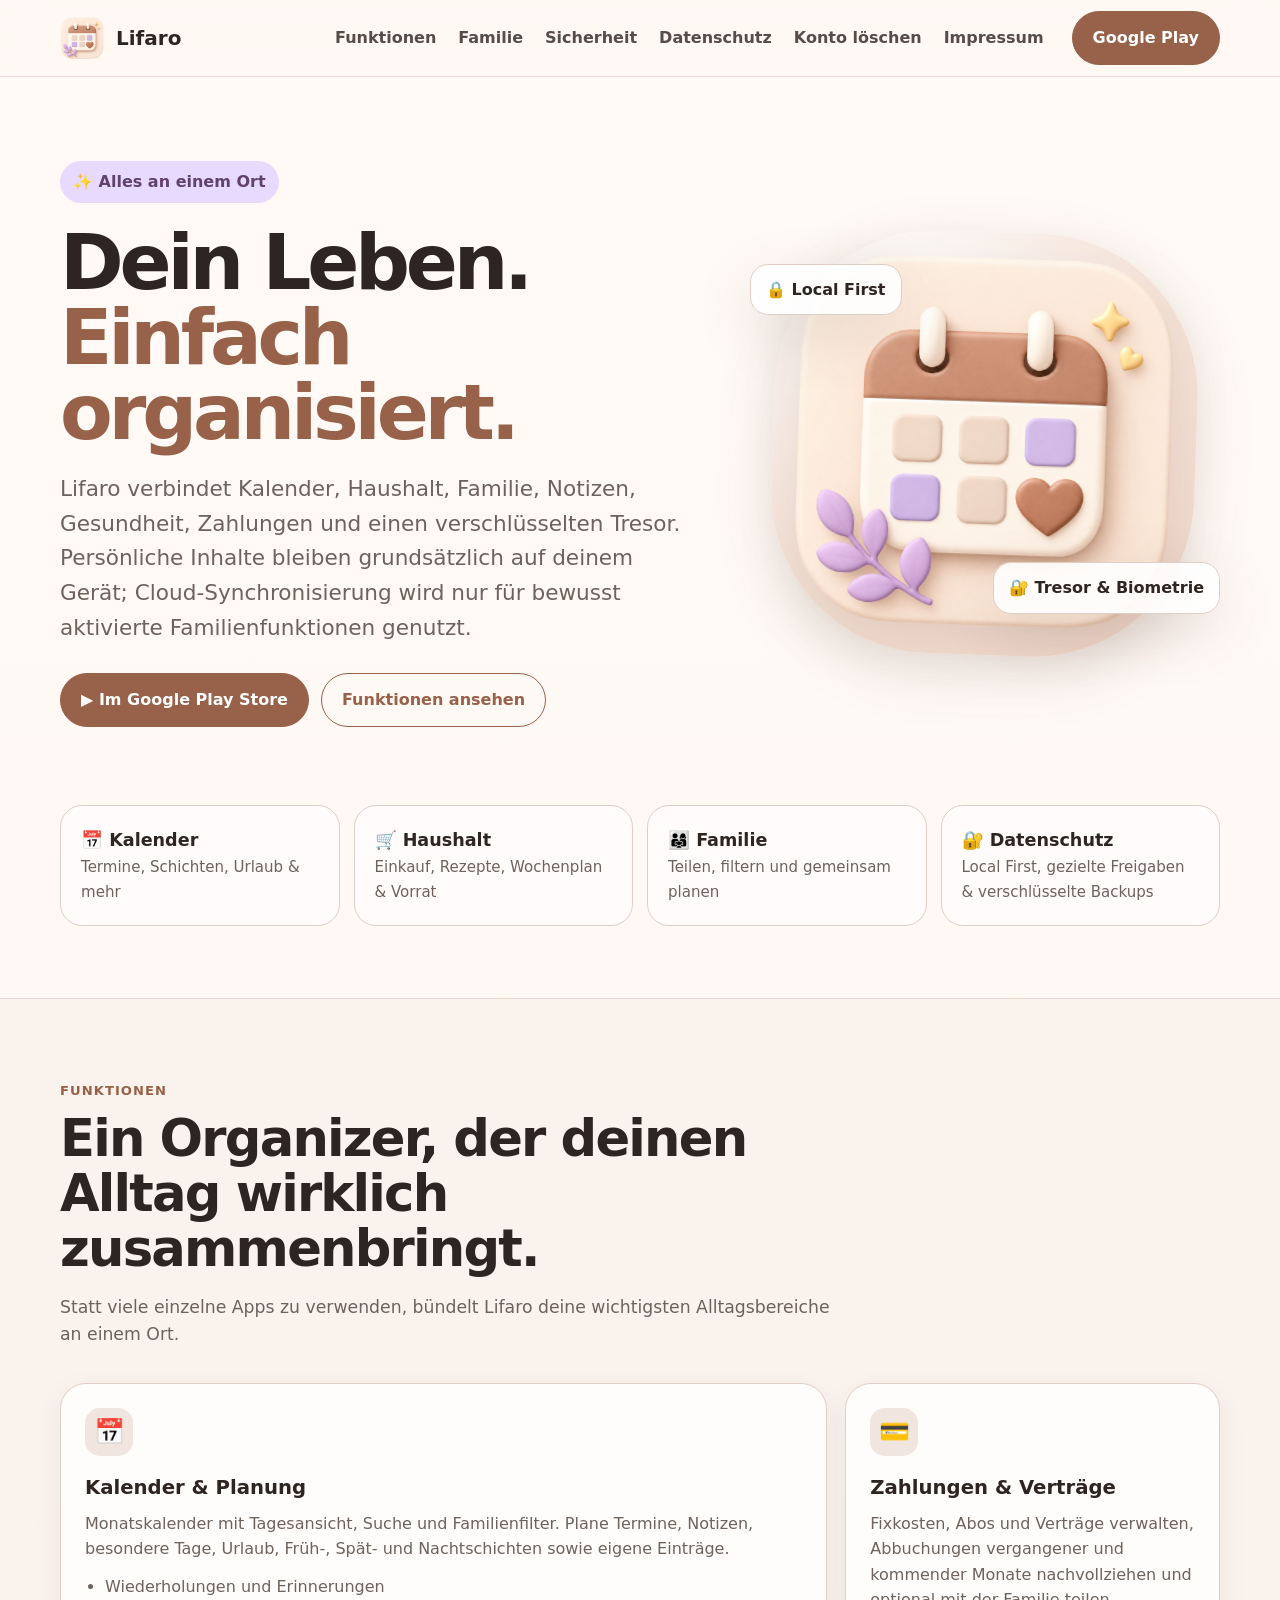
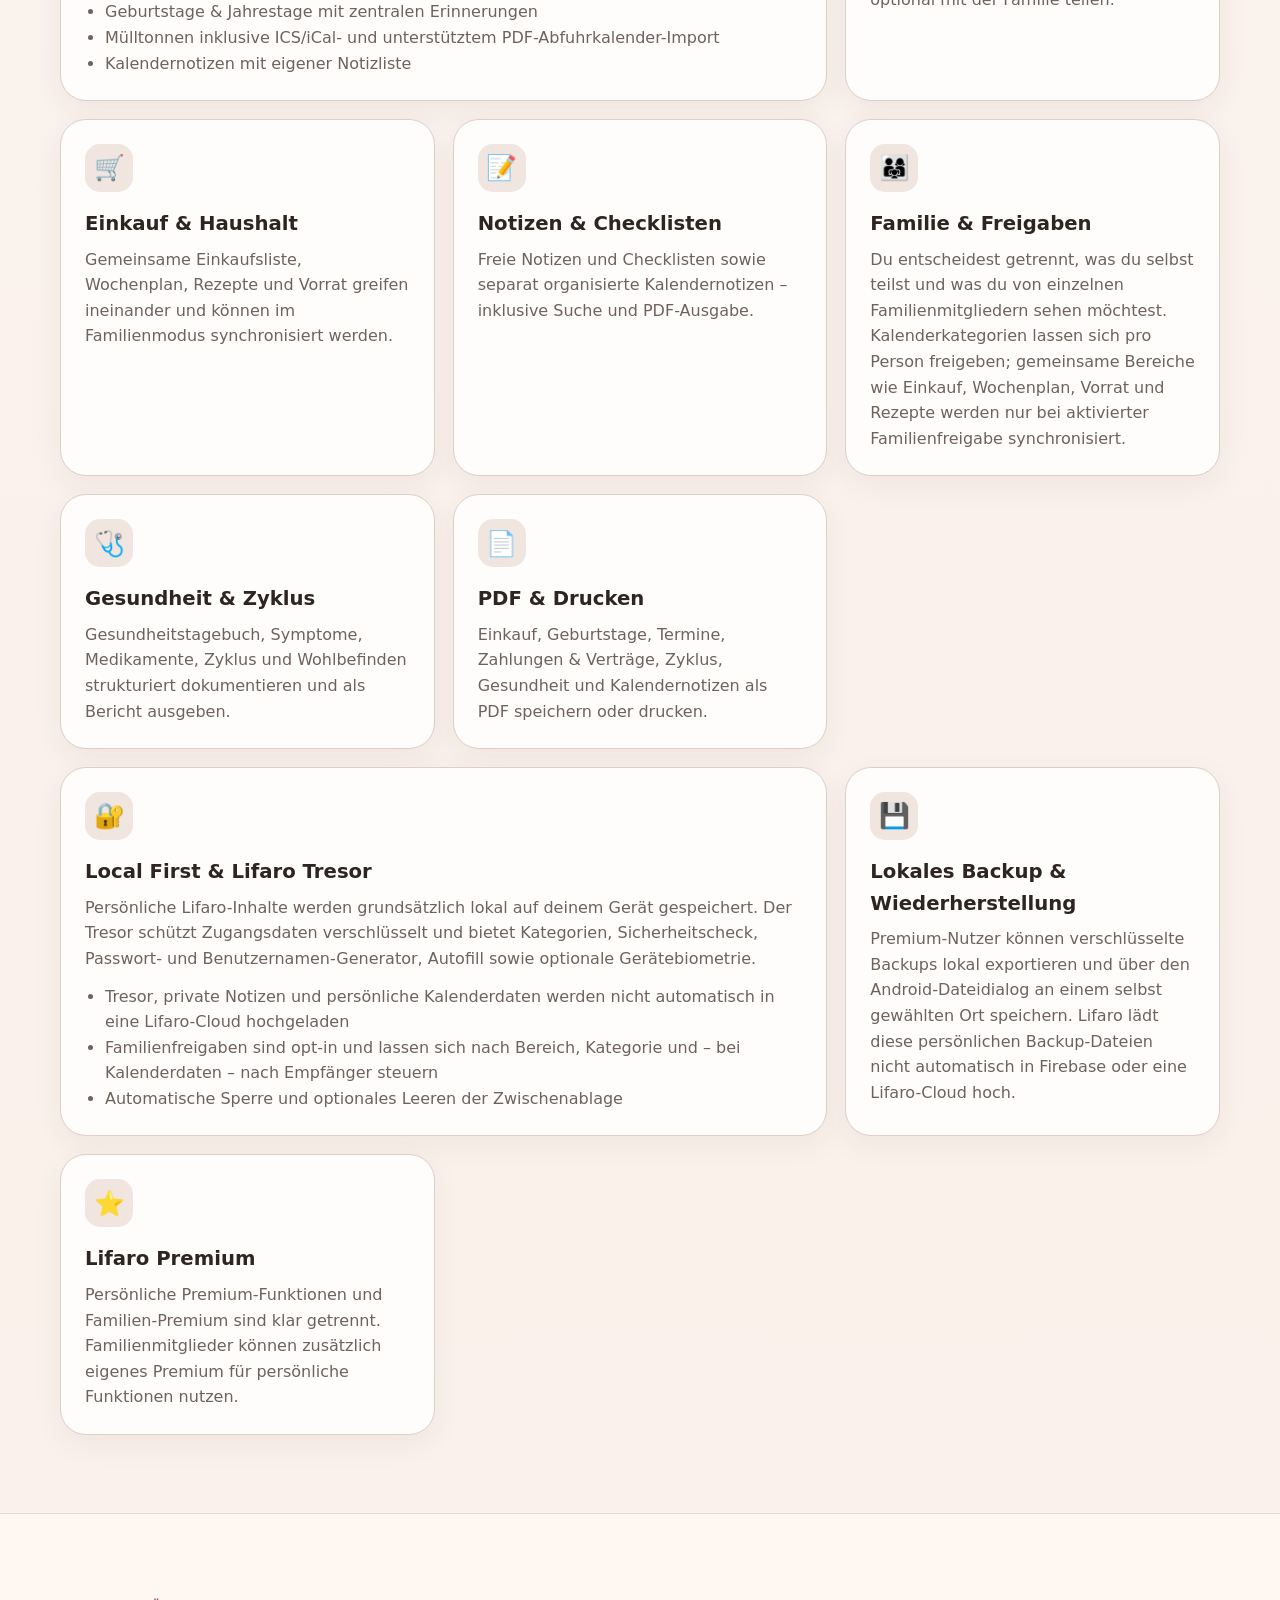
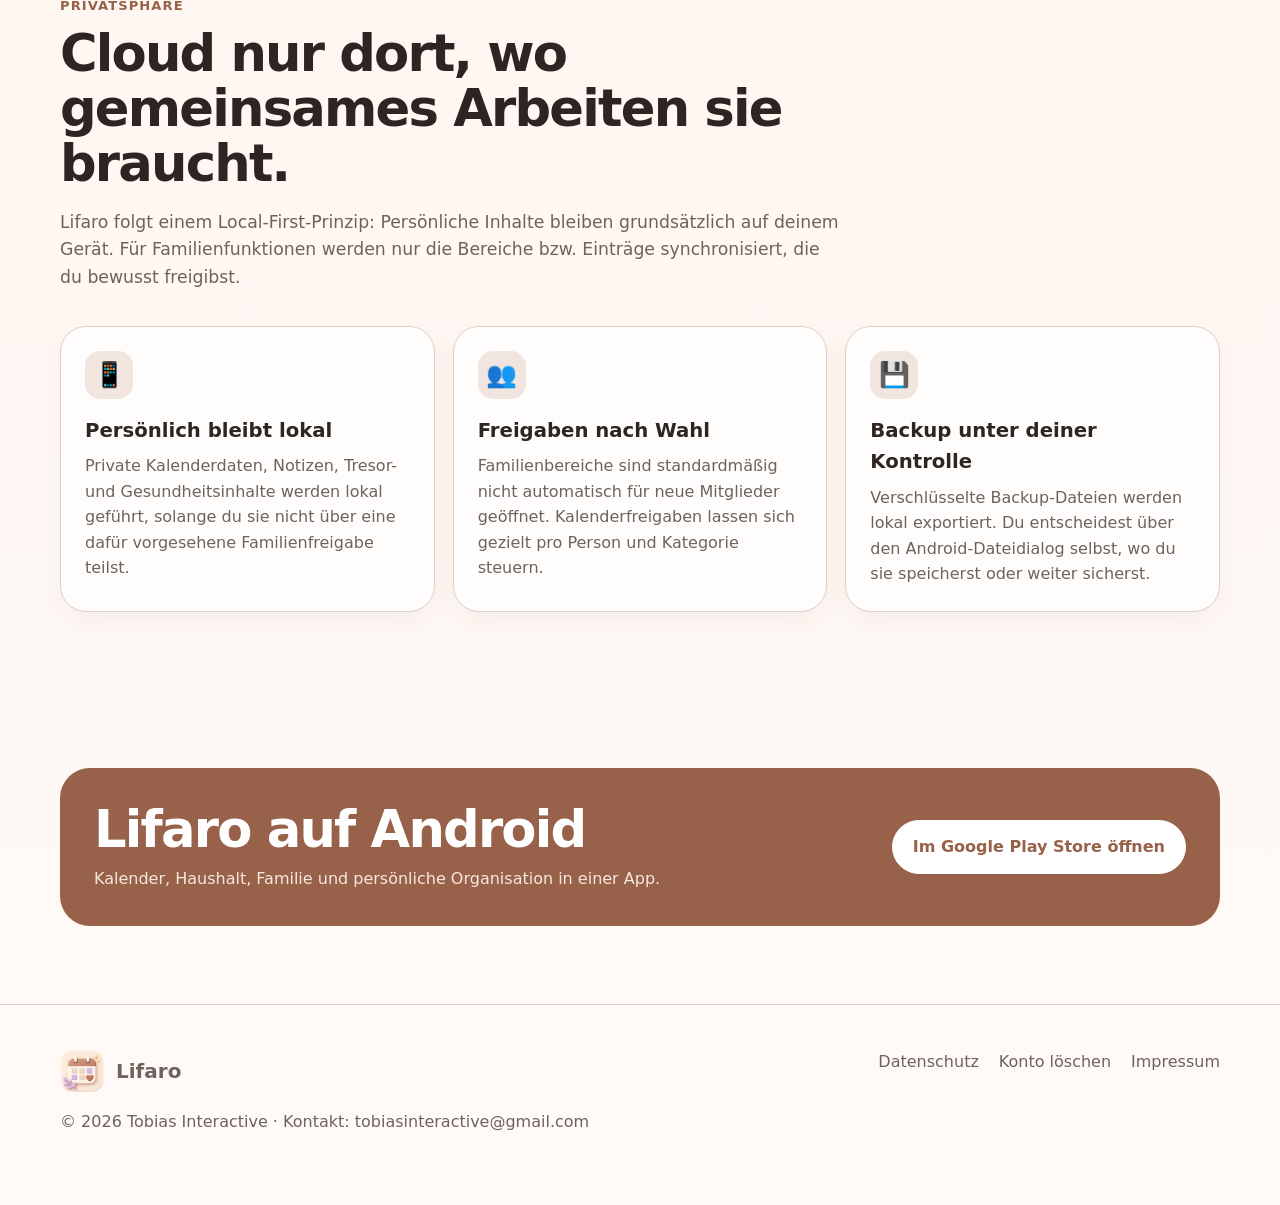
<file: index.html>
<!doctype html><html lang="de"><head><meta charset="utf-8"><meta name="viewport" content="width=device-width,initial-scale=1"><title>Lifaro – Kalender, Familie, Haushalt, Gesundheit & Tresor</title><meta name="description" content="Lifaro verbindet Kalender, Termine, Schichten, Einkauf, Rezepte, Familie, Notizen, Gesundheit, Zahlungen, PDFs und einen sicheren Tresor in einer App."><link rel="canonical" href="https://lifaro.app/"><meta name="theme-color" content="#986149"><link rel="icon" href="favicon.ico"><link rel="icon" type="image/png" sizes="32x32" href="assets/favicon-32.png"><link rel="apple-touch-icon" href="assets/apple-touch-icon.png"><link rel="manifest" href="site.webmanifest"><link rel="stylesheet" href="styles.css"><meta property="og:title" content="Lifaro – Dein Leben. Einfach organisiert."><meta property="og:description" content="Kalender, Familie, Haushalt, Gesundheit, Zahlungen, Notizen und Tresor – mit Local-First-Prinzip und gezielten Freigaben."><meta property="og:image" content="https://lifaro.app/assets/icon-512.png"><meta property="og:type" content="website"></head><body>
<header class="site-header"><div class="wrap nav"><a class="brand" href="index.html"><img src="assets/app-icon.png" alt="Lifaro App Icon">Lifaro</a><nav class="links"><a href="#funktionen">Funktionen</a><a href="#familie">Familie</a><a href="#sicherheit">Sicherheit</a><a href="datenschutz.html">Datenschutz</a><a href="konto-loeschen.html">Konto löschen</a><a href="impressum.html">Impressum</a></nav><a class="nav-cta" href="https://play.google.com/store/apps/details?id=com.tobias.lebenskalender">Google Play</a><button class="menu-btn" aria-label="Menü öffnen">☰</button></div></header>
<main><section class="hero"><div class="wrap hero-grid"><div><span class="eyebrow">✨ Alles an einem Ort</span><h1>Dein Leben.<br><span>Einfach organisiert.</span></h1><p class="lead">Lifaro verbindet Kalender, Haushalt, Familie, Notizen, Gesundheit, Zahlungen und einen verschlüsselten Tresor. Persönliche Inhalte bleiben grundsätzlich auf deinem Gerät; Cloud-Synchronisierung wird nur für bewusst aktivierte Familienfunktionen genutzt.</p><div class="actions"><a class="button primary" href="https://play.google.com/store/apps/details?id=com.tobias.lebenskalender">▶ Im Google Play Store</a><a class="button secondary" href="#funktionen">Funktionen ansehen</a></div></div><div class="hero-card"><div class="icon-shell"><img src="assets/app-icon.png" alt="Lifaro Kalender App Icon"></div><div class="float-chip chip-a">🔒 Local First</div><div class="float-chip chip-b">🔐 Tresor & Biometrie</div></div></div></section>
<section class="trust"><div class="wrap trust-grid"><div class="trust-card"><b>📅 Kalender</b><span>Termine, Schichten, Urlaub & mehr</span></div><div class="trust-card"><b>🛒 Haushalt</b><span>Einkauf, Rezepte, Wochenplan & Vorrat</span></div><div class="trust-card"><b>👨‍👩‍👧 Familie</b><span>Teilen, filtern und gemeinsam planen</span></div><div class="trust-card"><b>🔐 Datenschutz</b><span>Local First, gezielte Freigaben & verschlüsselte Backups</span></div></div></section>
<section class="section alt" id="funktionen"><div class="wrap"><div class="section-head"><span class="kicker">Funktionen</span><h2>Ein Organizer, der deinen Alltag wirklich zusammenbringt.</h2><p>Statt viele einzelne Apps zu verwenden, bündelt Lifaro deine wichtigsten Alltagsbereiche an einem Ort.</p></div><div class="feature-grid">
<article class="feature wide"><div class="ico">📅</div><h3>Kalender & Planung</h3><p>Monatskalender mit Tagesansicht, Suche und Familienfilter. Plane Termine, Notizen, besondere Tage, Urlaub, Früh-, Spät- und Nachtschichten sowie eigene Einträge.</p><ul><li>Wiederholungen und Erinnerungen</li><li>Geburtstage & Jahrestage mit zentralen Erinnerungen</li><li>Mülltonnen inklusive ICS/iCal- und unterstütztem PDF-Abfuhrkalender-Import</li><li>Kalendernotizen mit eigener Notizliste</li></ul></article>
<article class="feature"><div class="ico">💳</div><h3>Zahlungen & Verträge</h3><p>Fixkosten, Abos und Verträge verwalten, Abbuchungen vergangener und kommender Monate nachvollziehen und optional mit der Familie teilen.</p></article>
<article class="feature"><div class="ico">🛒</div><h3>Einkauf & Haushalt</h3><p>Gemeinsame Einkaufsliste, Wochenplan, Rezepte und Vorrat greifen ineinander und können im Familienmodus synchronisiert werden.</p></article>
<article class="feature"><div class="ico">📝</div><h3>Notizen & Checklisten</h3><p>Freie Notizen und Checklisten sowie separat organisierte Kalendernotizen – inklusive Suche und PDF-Ausgabe.</p></article>
<article class="feature" id="familie"><div class="ico">👨‍👩‍👧</div><h3>Familie & Freigaben</h3><p>Du entscheidest getrennt, was du selbst teilst und was du von einzelnen Familienmitgliedern sehen möchtest. Kalenderkategorien lassen sich pro Person freigeben; gemeinsame Bereiche wie Einkauf, Wochenplan, Vorrat und Rezepte werden nur bei aktivierter Familienfreigabe synchronisiert.</p></article>
<article class="feature"><div class="ico">🩺</div><h3>Gesundheit & Zyklus</h3><p>Gesundheitstagebuch, Symptome, Medikamente, Zyklus und Wohlbefinden strukturiert dokumentieren und als Bericht ausgeben.</p></article>
<article class="feature"><div class="ico">📄</div><h3>PDF & Drucken</h3><p>Einkauf, Geburtstage, Termine, Zahlungen & Verträge, Zyklus, Gesundheit und Kalendernotizen als PDF speichern oder drucken.</p></article>
<article class="feature wide" id="sicherheit"><div class="ico">🔐</div><h3>Local First & Lifaro Tresor</h3><p>Persönliche Lifaro-Inhalte werden grundsätzlich lokal auf deinem Gerät gespeichert. Der Tresor schützt Zugangsdaten verschlüsselt und bietet Kategorien, Sicherheitscheck, Passwort- und Benutzernamen-Generator, Autofill sowie optionale Gerätebiometrie.</p><ul><li>Tresor, private Notizen und persönliche Kalenderdaten werden nicht automatisch in eine Lifaro-Cloud hochgeladen</li><li>Familienfreigaben sind opt-in und lassen sich nach Bereich, Kategorie und – bei Kalenderdaten – nach Empfänger steuern</li><li>Automatische Sperre und optionales Leeren der Zwischenablage</li></ul></article>
<article class="feature"><div class="ico">💾</div><h3>Lokales Backup & Wiederherstellung</h3><p>Premium-Nutzer können verschlüsselte Backups lokal exportieren und über den Android-Dateidialog an einem selbst gewählten Ort speichern. Lifaro lädt diese persönlichen Backup-Dateien nicht automatisch in Firebase oder eine Lifaro-Cloud hoch.</p></article>
<article class="feature"><div class="ico">⭐</div><h3>Lifaro Premium</h3><p>Persönliche Premium-Funktionen und Familien-Premium sind klar getrennt. Familienmitglieder können zusätzlich eigenes Premium für persönliche Funktionen nutzen.</p></article>
</div></div></section>
<section class="section" id="privatsphaere"><div class="wrap"><div class="section-head"><span class="kicker">Privatsphäre</span><h2>Cloud nur dort, wo gemeinsames Arbeiten sie braucht.</h2><p>Lifaro folgt einem Local-First-Prinzip: Persönliche Inhalte bleiben grundsätzlich auf deinem Gerät. Für Familienfunktionen werden nur die Bereiche bzw. Einträge synchronisiert, die du bewusst freigibst.</p></div><div class="feature-grid"><article class="feature"><div class="ico">📱</div><h3>Persönlich bleibt lokal</h3><p>Private Kalenderdaten, Notizen, Tresor- und Gesundheitsinhalte werden lokal geführt, solange du sie nicht über eine dafür vorgesehene Familienfreigabe teilst.</p></article><article class="feature"><div class="ico">👥</div><h3>Freigaben nach Wahl</h3><p>Familienbereiche sind standardmäßig nicht automatisch für neue Mitglieder geöffnet. Kalenderfreigaben lassen sich gezielt pro Person und Kategorie steuern.</p></article><article class="feature"><div class="ico">💾</div><h3>Backup unter deiner Kontrolle</h3><p>Verschlüsselte Backup-Dateien werden lokal exportiert. Du entscheidest über den Android-Dateidialog selbst, wo du sie speicherst oder weiter sicherst.</p></article></div></div></section><section class="section"><div class="wrap"><div class="callout"><div><h2>Lifaro auf Android</h2><p>Kalender, Haushalt, Familie und persönliche Organisation in einer App.</p></div><a class="button" href="https://play.google.com/store/apps/details?id=com.tobias.lebenskalender">Im Google Play Store öffnen</a></div></div></section></main>
<footer class="footer"><div class="wrap footer-grid"><div><a class="brand" href="index.html"><img src="assets/app-icon.png" alt="">Lifaro</a><p class="muted">© <span data-year>2026</span> Tobias Interactive · Kontakt: <a href="mailto:tobiasinteractive@gmail.com">tobiasinteractive@gmail.com</a></p></div><div class="footer-links"><a href="datenschutz.html">Datenschutz</a><a href="konto-loeschen.html">Konto löschen</a><a href="impressum.html">Impressum</a></div></div></footer><script src="script.js"></script></body></html>
</file>
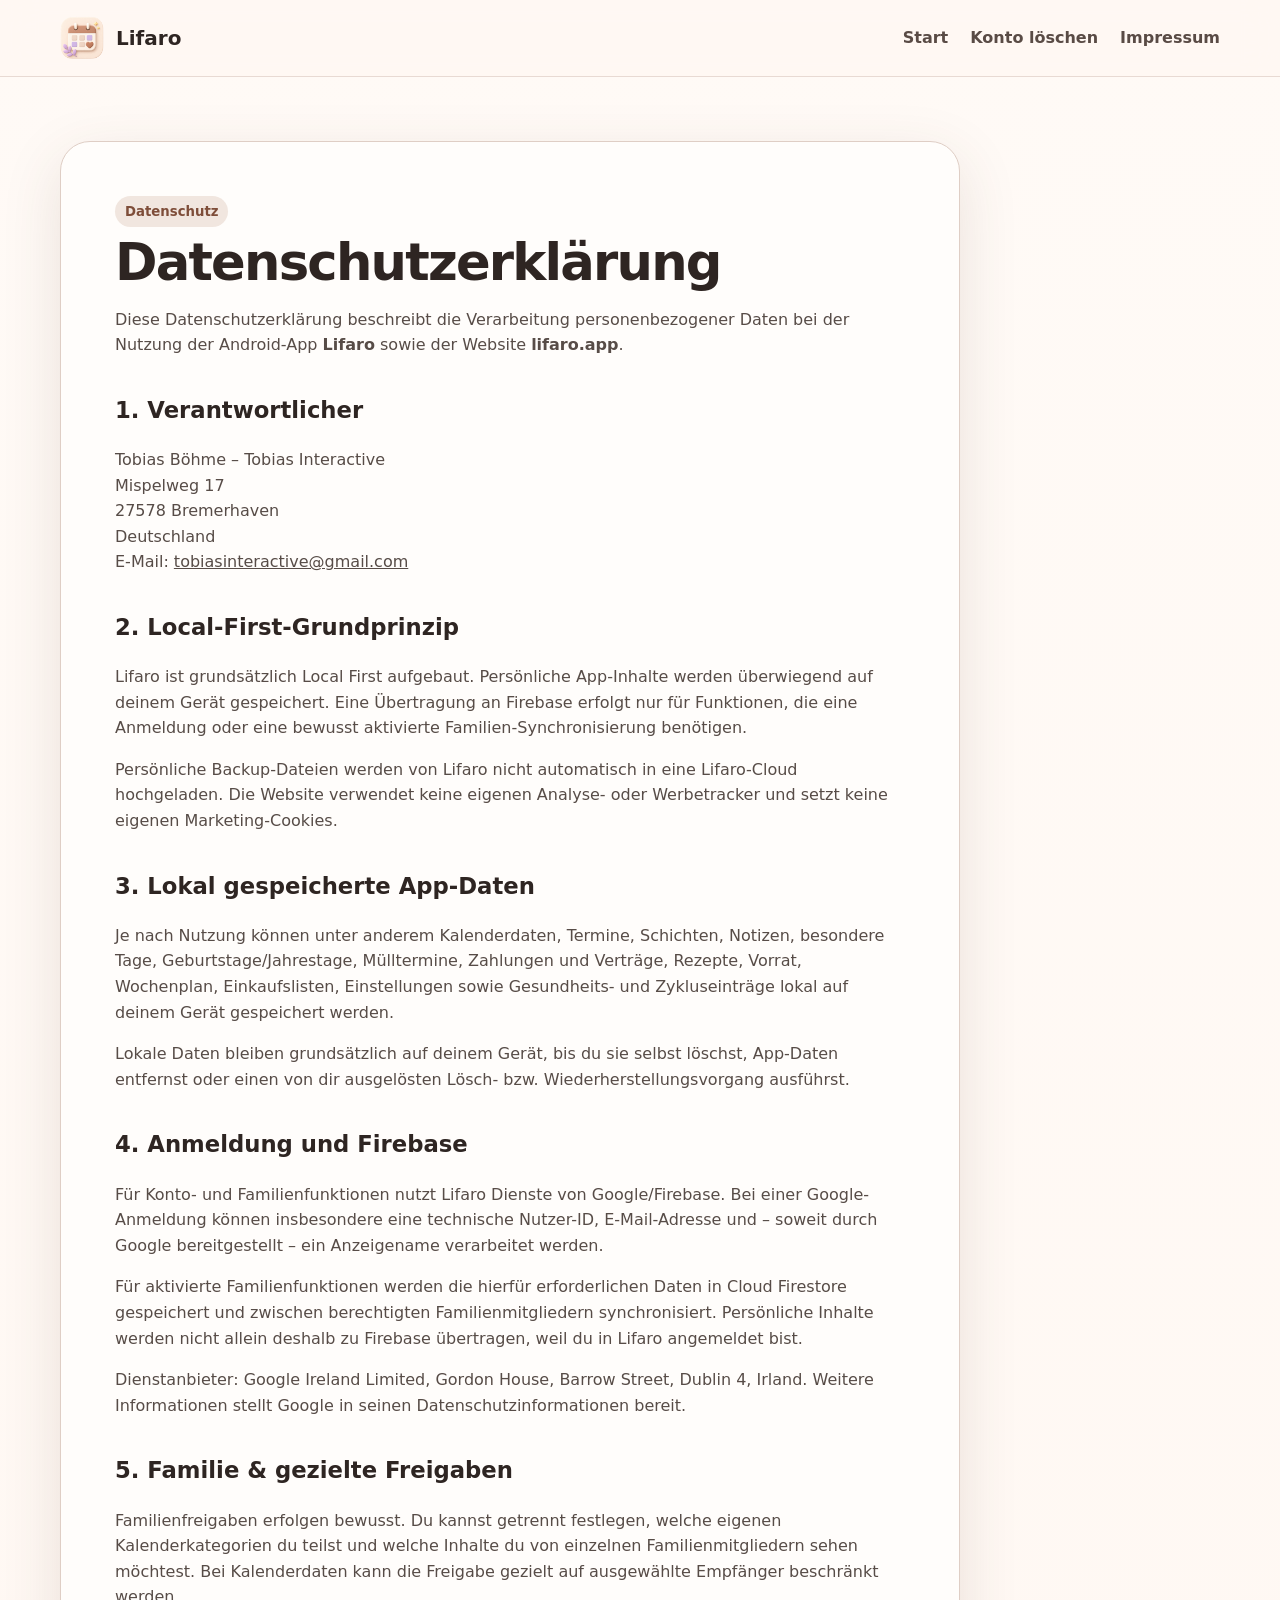
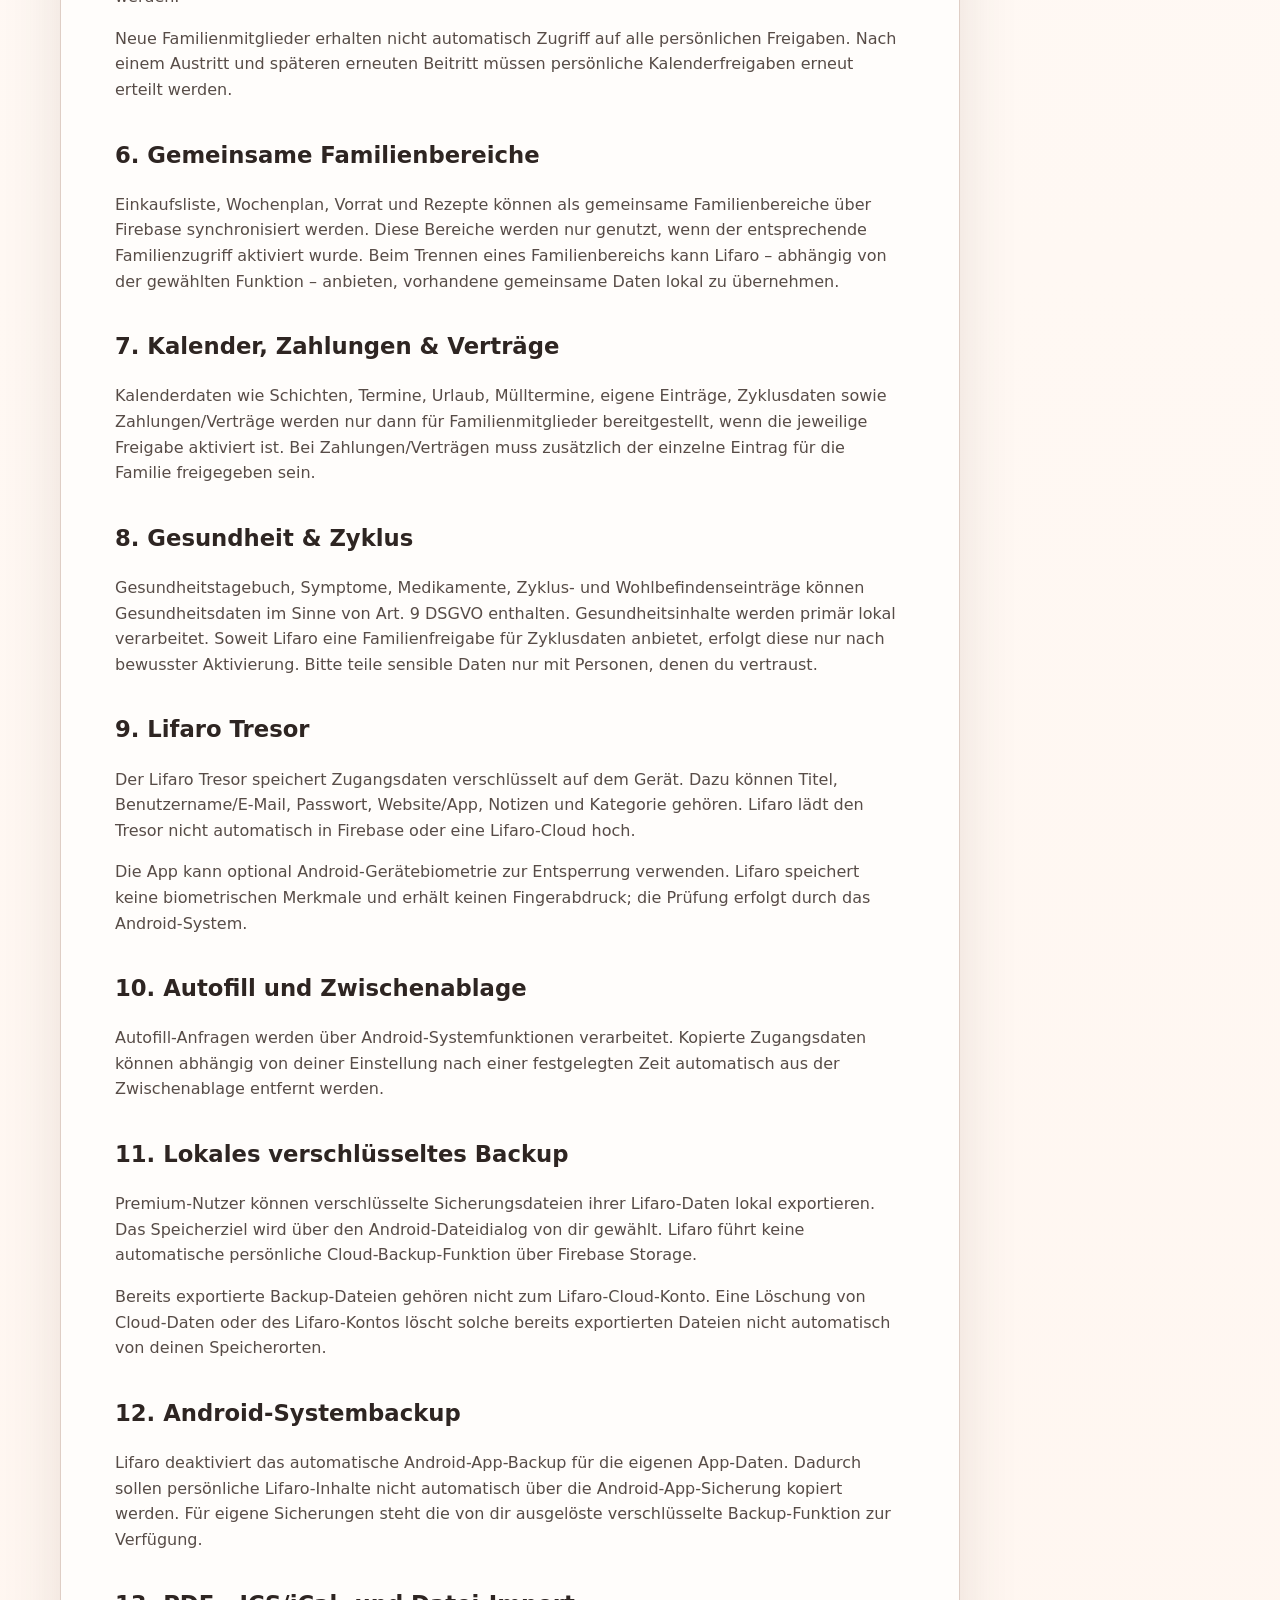
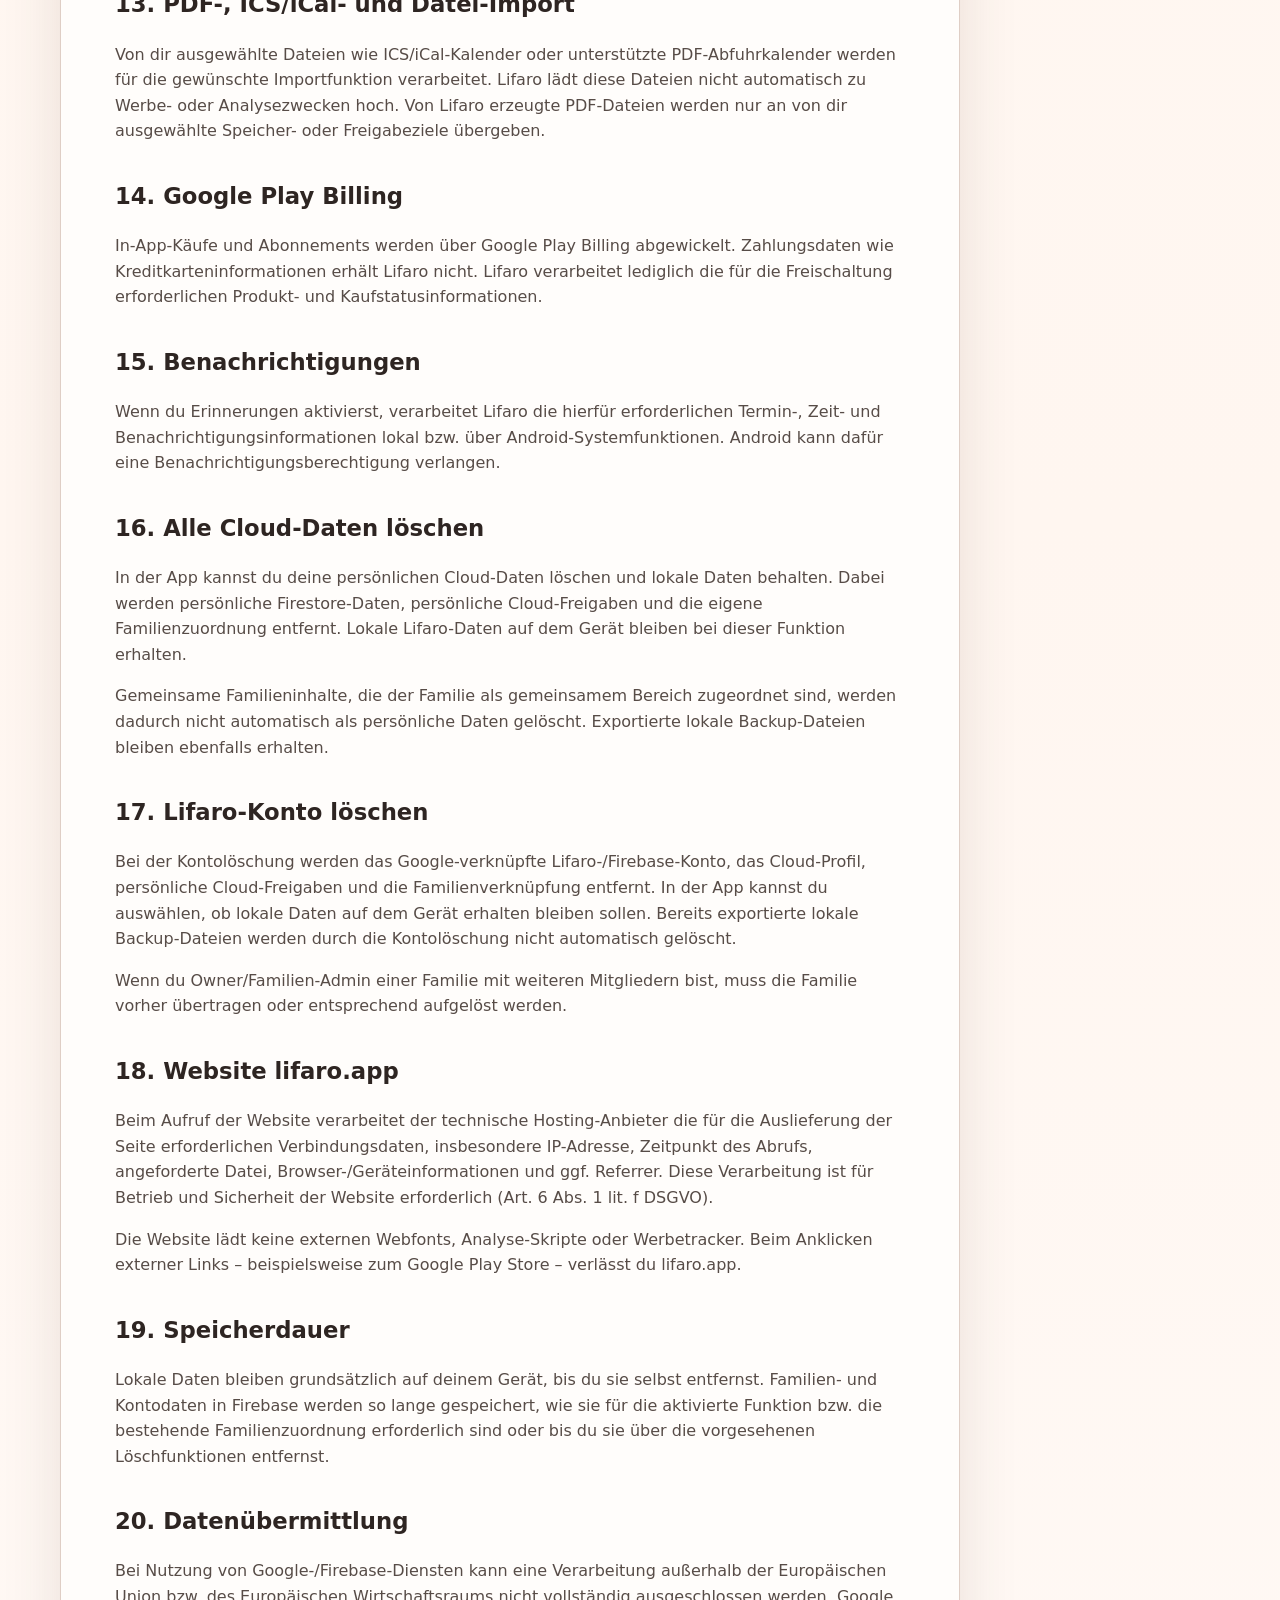
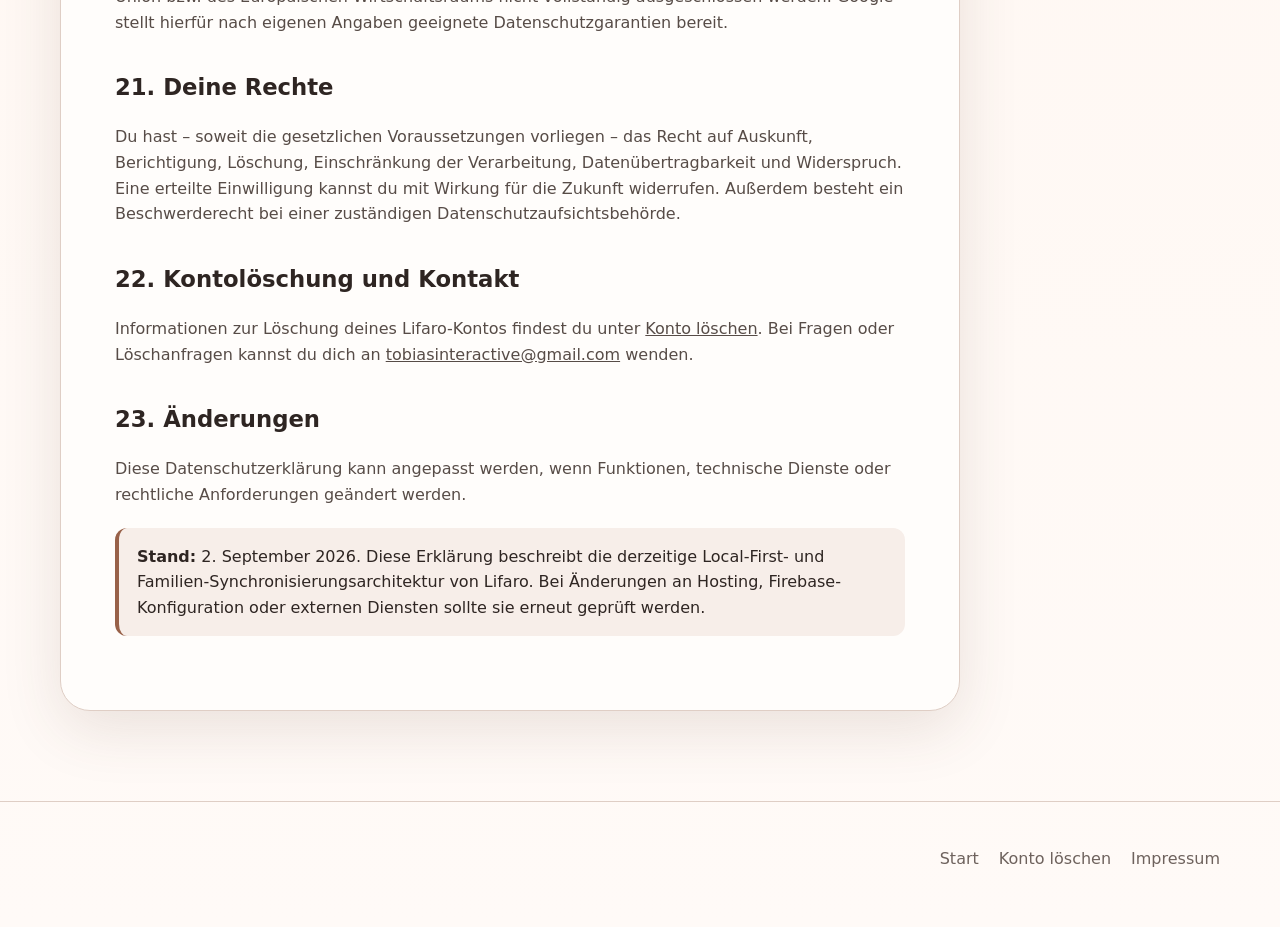
<file: datenschutz.html>
<!DOCTYPE html>
<html lang="de"><head><meta charset="utf-8"/><meta content="width=device-width,initial-scale=1" name="viewport"/><title>Datenschutzerklärung – Lifaro</title><meta content="Datenschutzerklärung für die Lifaro-App und lifaro.app." name="description"/><link href="favicon.ico" rel="icon"/><link href="styles.css" rel="stylesheet"/></head><body><header class="site-header"><div class="wrap nav"><a class="brand" href="index.html"><img alt="Lifaro" src="assets/app-icon.png"/>Lifaro</a><nav class="links"><a href="index.html">Start</a><a href="konto-loeschen.html">Konto löschen</a><a href="impressum.html">Impressum</a></nav><button aria-label="Menü öffnen" class="menu-btn">☰</button></div></header><main class="legal"><div class="wrap"><article class="legal-card"><span class="badge">Datenschutz</span>
<h1>Datenschutzerklärung</h1>
<p>Diese Datenschutzerklärung beschreibt die Verarbeitung personenbezogener Daten bei der Nutzung der Android-App <strong>Lifaro</strong> sowie der Website <strong>lifaro.app</strong>.</p>
<h2>1. Verantwortlicher</h2>
<p>Tobias Böhme – Tobias Interactive<br/>Mispelweg 17<br/>27578 Bremerhaven<br/>Deutschland<br/>E-Mail: <a href="mailto:tobiasinteractive@gmail.com">tobiasinteractive@gmail.com</a></p>
<h2>2. Local-First-Grundprinzip</h2>
<p>Lifaro ist grundsätzlich Local First aufgebaut. Persönliche App-Inhalte werden überwiegend auf deinem Gerät gespeichert. Eine Übertragung an Firebase erfolgt nur für Funktionen, die eine Anmeldung oder eine bewusst aktivierte Familien-Synchronisierung benötigen.</p>
<p>Persönliche Backup-Dateien werden von Lifaro nicht automatisch in eine Lifaro-Cloud hochgeladen. Die Website verwendet keine eigenen Analyse- oder Werbetracker und setzt keine eigenen Marketing-Cookies.</p>
<h2>3. Lokal gespeicherte App-Daten</h2>
<p>Je nach Nutzung können unter anderem Kalenderdaten, Termine, Schichten, Notizen, besondere Tage, Geburtstage/Jahrestage, Mülltermine, Zahlungen und Verträge, Rezepte, Vorrat, Wochenplan, Einkaufslisten, Einstellungen sowie Gesundheits- und Zykluseinträge lokal auf deinem Gerät gespeichert werden.</p>
<p>Lokale Daten bleiben grundsätzlich auf deinem Gerät, bis du sie selbst löschst, App-Daten entfernst oder einen von dir ausgelösten Lösch- bzw. Wiederherstellungsvorgang ausführst.</p>
<h2>4. Anmeldung und Firebase</h2>
<p>Für Konto- und Familienfunktionen nutzt Lifaro Dienste von Google/Firebase. Bei einer Google-Anmeldung können insbesondere eine technische Nutzer-ID, E-Mail-Adresse und – soweit durch Google bereitgestellt – ein Anzeigename verarbeitet werden.</p>
<p>Für aktivierte Familienfunktionen werden die hierfür erforderlichen Daten in Cloud Firestore gespeichert und zwischen berechtigten Familienmitgliedern synchronisiert. Persönliche Inhalte werden nicht allein deshalb zu Firebase übertragen, weil du in Lifaro angemeldet bist.</p>
<p>Dienstanbieter: Google Ireland Limited, Gordon House, Barrow Street, Dublin 4, Irland. Weitere Informationen stellt Google in seinen Datenschutzinformationen bereit.</p>
<h2>5. Familie &amp; gezielte Freigaben</h2>
<p>Familienfreigaben erfolgen bewusst. Du kannst getrennt festlegen, welche eigenen Kalenderkategorien du teilst und welche Inhalte du von einzelnen Familienmitgliedern sehen möchtest. Bei Kalenderdaten kann die Freigabe gezielt auf ausgewählte Empfänger beschränkt werden.</p>
<p>Neue Familienmitglieder erhalten nicht automatisch Zugriff auf alle persönlichen Freigaben. Nach einem Austritt und späteren erneuten Beitritt müssen persönliche Kalenderfreigaben erneut erteilt werden.</p>
<h2>6. Gemeinsame Familienbereiche</h2>
<p>Einkaufsliste, Wochenplan, Vorrat und Rezepte können als gemeinsame Familienbereiche über Firebase synchronisiert werden. Diese Bereiche werden nur genutzt, wenn der entsprechende Familienzugriff aktiviert wurde. Beim Trennen eines Familienbereichs kann Lifaro – abhängig von der gewählten Funktion – anbieten, vorhandene gemeinsame Daten lokal zu übernehmen.</p>
<h2>7. Kalender, Zahlungen &amp; Verträge</h2>
<p>Kalenderdaten wie Schichten, Termine, Urlaub, Mülltermine, eigene Einträge, Zyklusdaten sowie Zahlungen/Verträge werden nur dann für Familienmitglieder bereitgestellt, wenn die jeweilige Freigabe aktiviert ist. Bei Zahlungen/Verträgen muss zusätzlich der einzelne Eintrag für die Familie freigegeben sein.</p>
<h2>8. Gesundheit &amp; Zyklus</h2>
<p>Gesundheitstagebuch, Symptome, Medikamente, Zyklus- und Wohlbefindenseinträge können Gesundheitsdaten im Sinne von Art. 9 DSGVO enthalten. Gesundheitsinhalte werden primär lokal verarbeitet. Soweit Lifaro eine Familienfreigabe für Zyklusdaten anbietet, erfolgt diese nur nach bewusster Aktivierung. Bitte teile sensible Daten nur mit Personen, denen du vertraust.</p>
<h2>9. Lifaro Tresor</h2>
<p>Der Lifaro Tresor speichert Zugangsdaten verschlüsselt auf dem Gerät. Dazu können Titel, Benutzername/E-Mail, Passwort, Website/App, Notizen und Kategorie gehören. Lifaro lädt den Tresor nicht automatisch in Firebase oder eine Lifaro-Cloud hoch.</p>
<p>Die App kann optional Android-Gerätebiometrie zur Entsperrung verwenden. Lifaro speichert keine biometrischen Merkmale und erhält keinen Fingerabdruck; die Prüfung erfolgt durch das Android-System.</p>
<h2>10. Autofill und Zwischenablage</h2>
<p>Autofill-Anfragen werden über Android-Systemfunktionen verarbeitet. Kopierte Zugangsdaten können abhängig von deiner Einstellung nach einer festgelegten Zeit automatisch aus der Zwischenablage entfernt werden.</p>
<h2>11. Lokales verschlüsseltes Backup</h2>
<p>Premium-Nutzer können verschlüsselte Sicherungsdateien ihrer Lifaro-Daten lokal exportieren. Das Speicherziel wird über den Android-Dateidialog von dir gewählt. Lifaro führt keine automatische persönliche Cloud-Backup-Funktion über Firebase Storage.</p>
<p>Bereits exportierte Backup-Dateien gehören nicht zum Lifaro-Cloud-Konto. Eine Löschung von Cloud-Daten oder des Lifaro-Kontos löscht solche bereits exportierten Dateien nicht automatisch von deinen Speicherorten.</p>
<h2>12. Android-Systembackup</h2>
<p>Lifaro deaktiviert das automatische Android-App-Backup für die eigenen App-Daten. Dadurch sollen persönliche Lifaro-Inhalte nicht automatisch über die Android-App-Sicherung kopiert werden. Für eigene Sicherungen steht die von dir ausgelöste verschlüsselte Backup-Funktion zur Verfügung.</p>
<h2>13. PDF-, ICS/iCal- und Datei-Import</h2>
<p>Von dir ausgewählte Dateien wie ICS/iCal-Kalender oder unterstützte PDF-Abfuhrkalender werden für die gewünschte Importfunktion verarbeitet. Lifaro lädt diese Dateien nicht automatisch zu Werbe- oder Analysezwecken hoch. Von Lifaro erzeugte PDF-Dateien werden nur an von dir ausgewählte Speicher- oder Freigabeziele übergeben.</p>
<h2>14. Google Play Billing</h2>
<p>In-App-Käufe und Abonnements werden über Google Play Billing abgewickelt. Zahlungsdaten wie Kreditkarteninformationen erhält Lifaro nicht. Lifaro verarbeitet lediglich die für die Freischaltung erforderlichen Produkt- und Kaufstatusinformationen.</p>
<h2>15. Benachrichtigungen</h2>
<p>Wenn du Erinnerungen aktivierst, verarbeitet Lifaro die hierfür erforderlichen Termin-, Zeit- und Benachrichtigungsinformationen lokal bzw. über Android-Systemfunktionen. Android kann dafür eine Benachrichtigungsberechtigung verlangen.</p>
<h2>16. Alle Cloud-Daten löschen</h2>
<p>In der App kannst du deine persönlichen Cloud-Daten löschen und lokale Daten behalten. Dabei werden persönliche Firestore-Daten, persönliche Cloud-Freigaben und die eigene Familienzuordnung entfernt. Lokale Lifaro-Daten auf dem Gerät bleiben bei dieser Funktion erhalten.</p>
<p>Gemeinsame Familieninhalte, die der Familie als gemeinsamem Bereich zugeordnet sind, werden dadurch nicht automatisch als persönliche Daten gelöscht. Exportierte lokale Backup-Dateien bleiben ebenfalls erhalten.</p>
<h2>17. Lifaro-Konto löschen</h2>
<p>Bei der Kontolöschung werden das Google-verknüpfte Lifaro-/Firebase-Konto, das Cloud-Profil, persönliche Cloud-Freigaben und die Familienverknüpfung entfernt. In der App kannst du auswählen, ob lokale Daten auf dem Gerät erhalten bleiben sollen. Bereits exportierte lokale Backup-Dateien werden durch die Kontolöschung nicht automatisch gelöscht.</p>
<p>Wenn du Owner/Familien-Admin einer Familie mit weiteren Mitgliedern bist, muss die Familie vorher übertragen oder entsprechend aufgelöst werden.</p>
<h2>18. Website lifaro.app</h2>
<p>Beim Aufruf der Website verarbeitet der technische Hosting-Anbieter die für die Auslieferung der Seite erforderlichen Verbindungsdaten, insbesondere IP-Adresse, Zeitpunkt des Abrufs, angeforderte Datei, Browser-/Geräteinformationen und ggf. Referrer. Diese Verarbeitung ist für Betrieb und Sicherheit der Website erforderlich (Art. 6 Abs. 1 lit. f DSGVO).</p>
<p>Die Website lädt keine externen Webfonts, Analyse-Skripte oder Werbetracker. Beim Anklicken externer Links – beispielsweise zum Google Play Store – verlässt du lifaro.app.</p>
<h2>19. Speicherdauer</h2>
<p>Lokale Daten bleiben grundsätzlich auf deinem Gerät, bis du sie selbst entfernst. Familien- und Kontodaten in Firebase werden so lange gespeichert, wie sie für die aktivierte Funktion bzw. die bestehende Familienzuordnung erforderlich sind oder bis du sie über die vorgesehenen Löschfunktionen entfernst.</p>
<h2>20. Datenübermittlung</h2>
<p>Bei Nutzung von Google-/Firebase-Diensten kann eine Verarbeitung außerhalb der Europäischen Union bzw. des Europäischen Wirtschaftsraums nicht vollständig ausgeschlossen werden. Google stellt hierfür nach eigenen Angaben geeignete Datenschutzgarantien bereit.</p>
<h2>21. Deine Rechte</h2>
<p>Du hast – soweit die gesetzlichen Voraussetzungen vorliegen – das Recht auf Auskunft, Berichtigung, Löschung, Einschränkung der Verarbeitung, Datenübertragbarkeit und Widerspruch. Eine erteilte Einwilligung kannst du mit Wirkung für die Zukunft widerrufen. Außerdem besteht ein Beschwerderecht bei einer zuständigen Datenschutzaufsichtsbehörde.</p>
<h2>22. Kontolöschung und Kontakt</h2>
<p>Informationen zur Löschung deines Lifaro-Kontos findest du unter <a href="konto-loeschen.html">Konto löschen</a>. Bei Fragen oder Löschanfragen kannst du dich an <a href="mailto:tobiasinteractive@gmail.com">tobiasinteractive@gmail.com</a> wenden.</p>
<h2>23. Änderungen</h2>
<p>Diese Datenschutzerklärung kann angepasst werden, wenn Funktionen, technische Dienste oder rechtliche Anforderungen geändert werden.</p>
<div class="note"><strong>Stand:</strong> 2. September 2026. Diese Erklärung beschreibt die derzeitige Local-First- und Familien-Synchronisierungsarchitektur von Lifaro. Bei Änderungen an Hosting, Firebase-Konfiguration oder externen Diensten sollte sie erneut geprüft werden.</div></article></div></main><footer class="footer"><div class="wrap footer-links"><a href="index.html">Start</a><a href="konto-loeschen.html">Konto löschen</a><a href="impressum.html">Impressum</a></div></footer><script src="script.js"></script></body></html>
</file>
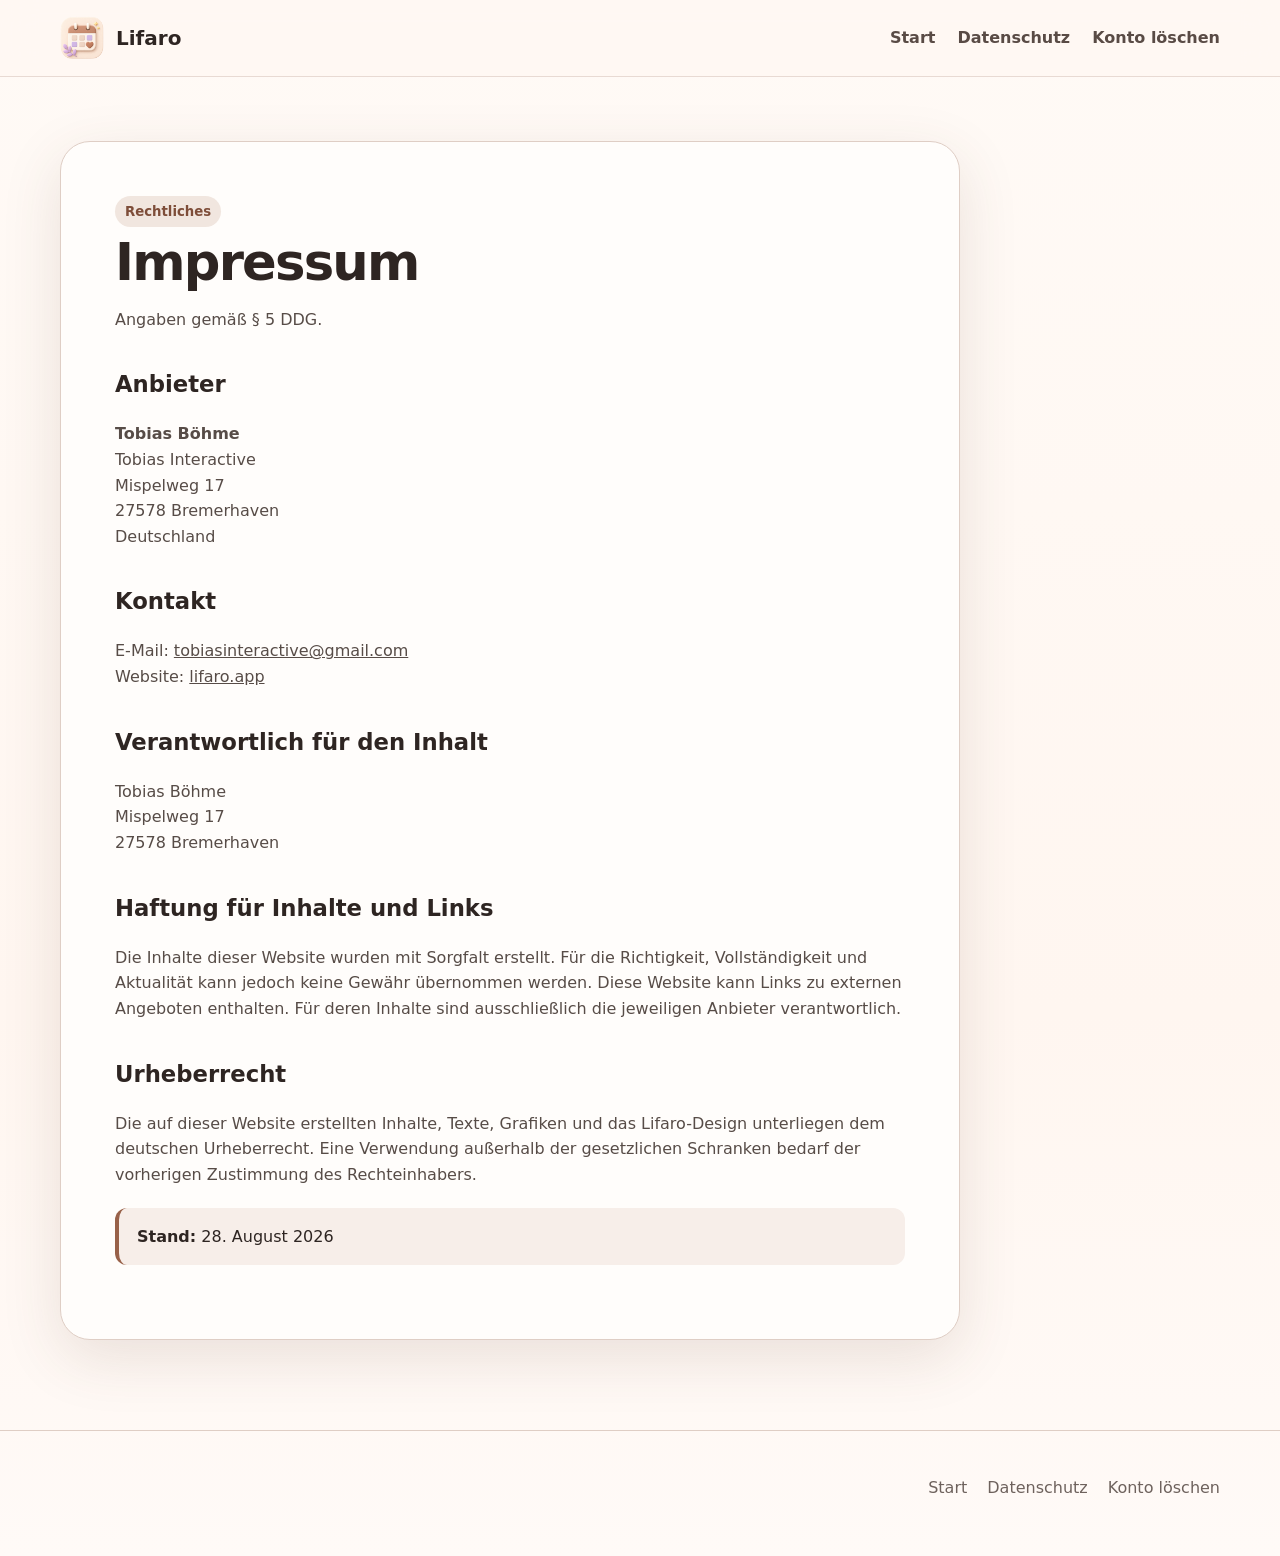
<file: impressum.html>
<!doctype html><html lang="de"><head><meta charset="utf-8"><meta name="viewport" content="width=device-width,initial-scale=1"><title>Impressum – Lifaro</title><meta name="description" content="Impressum von Lifaro und Tobias Interactive."><link rel="icon" href="favicon.ico"><link rel="stylesheet" href="styles.css"></head><body><header class="site-header"><div class="wrap nav"><a class="brand" href="index.html"><img src="assets/app-icon.png" alt="Lifaro">Lifaro</a><nav class="links"><a href="index.html">Start</a><a href="datenschutz.html">Datenschutz</a><a href="konto-loeschen.html">Konto löschen</a></nav><button class="menu-btn" aria-label="Menü öffnen">☰</button></div></header><main class="legal"><div class="wrap"><article class="legal-card"><span class="badge">Rechtliches</span><h1>Impressum</h1><p class="muted">Angaben gemäß § 5 DDG.</p><h2>Anbieter</h2><p><strong>Tobias Böhme</strong><br>Tobias Interactive<br>Mispelweg 17<br>27578 Bremerhaven<br>Deutschland</p><h2>Kontakt</h2><p>E-Mail: <a href="mailto:tobiasinteractive@gmail.com">tobiasinteractive@gmail.com</a><br>Website: <a href="https://lifaro.app">lifaro.app</a></p><h2>Verantwortlich für den Inhalt</h2><p>Tobias Böhme<br>Mispelweg 17<br>27578 Bremerhaven</p><h2>Haftung für Inhalte und Links</h2><p>Die Inhalte dieser Website wurden mit Sorgfalt erstellt. Für die Richtigkeit, Vollständigkeit und Aktualität kann jedoch keine Gewähr übernommen werden. Diese Website kann Links zu externen Angeboten enthalten. Für deren Inhalte sind ausschließlich die jeweiligen Anbieter verantwortlich.</p><h2>Urheberrecht</h2><p>Die auf dieser Website erstellten Inhalte, Texte, Grafiken und das Lifaro-Design unterliegen dem deutschen Urheberrecht. Eine Verwendung außerhalb der gesetzlichen Schranken bedarf der vorherigen Zustimmung des Rechteinhabers.</p><div class="note"><strong>Stand:</strong> 28. August 2026</div></article></div></main><footer class="footer"><div class="wrap footer-links"><a href="index.html">Start</a><a href="datenschutz.html">Datenschutz</a><a href="konto-loeschen.html">Konto löschen</a></div></footer><script src="script.js"></script></body></html>
</file>
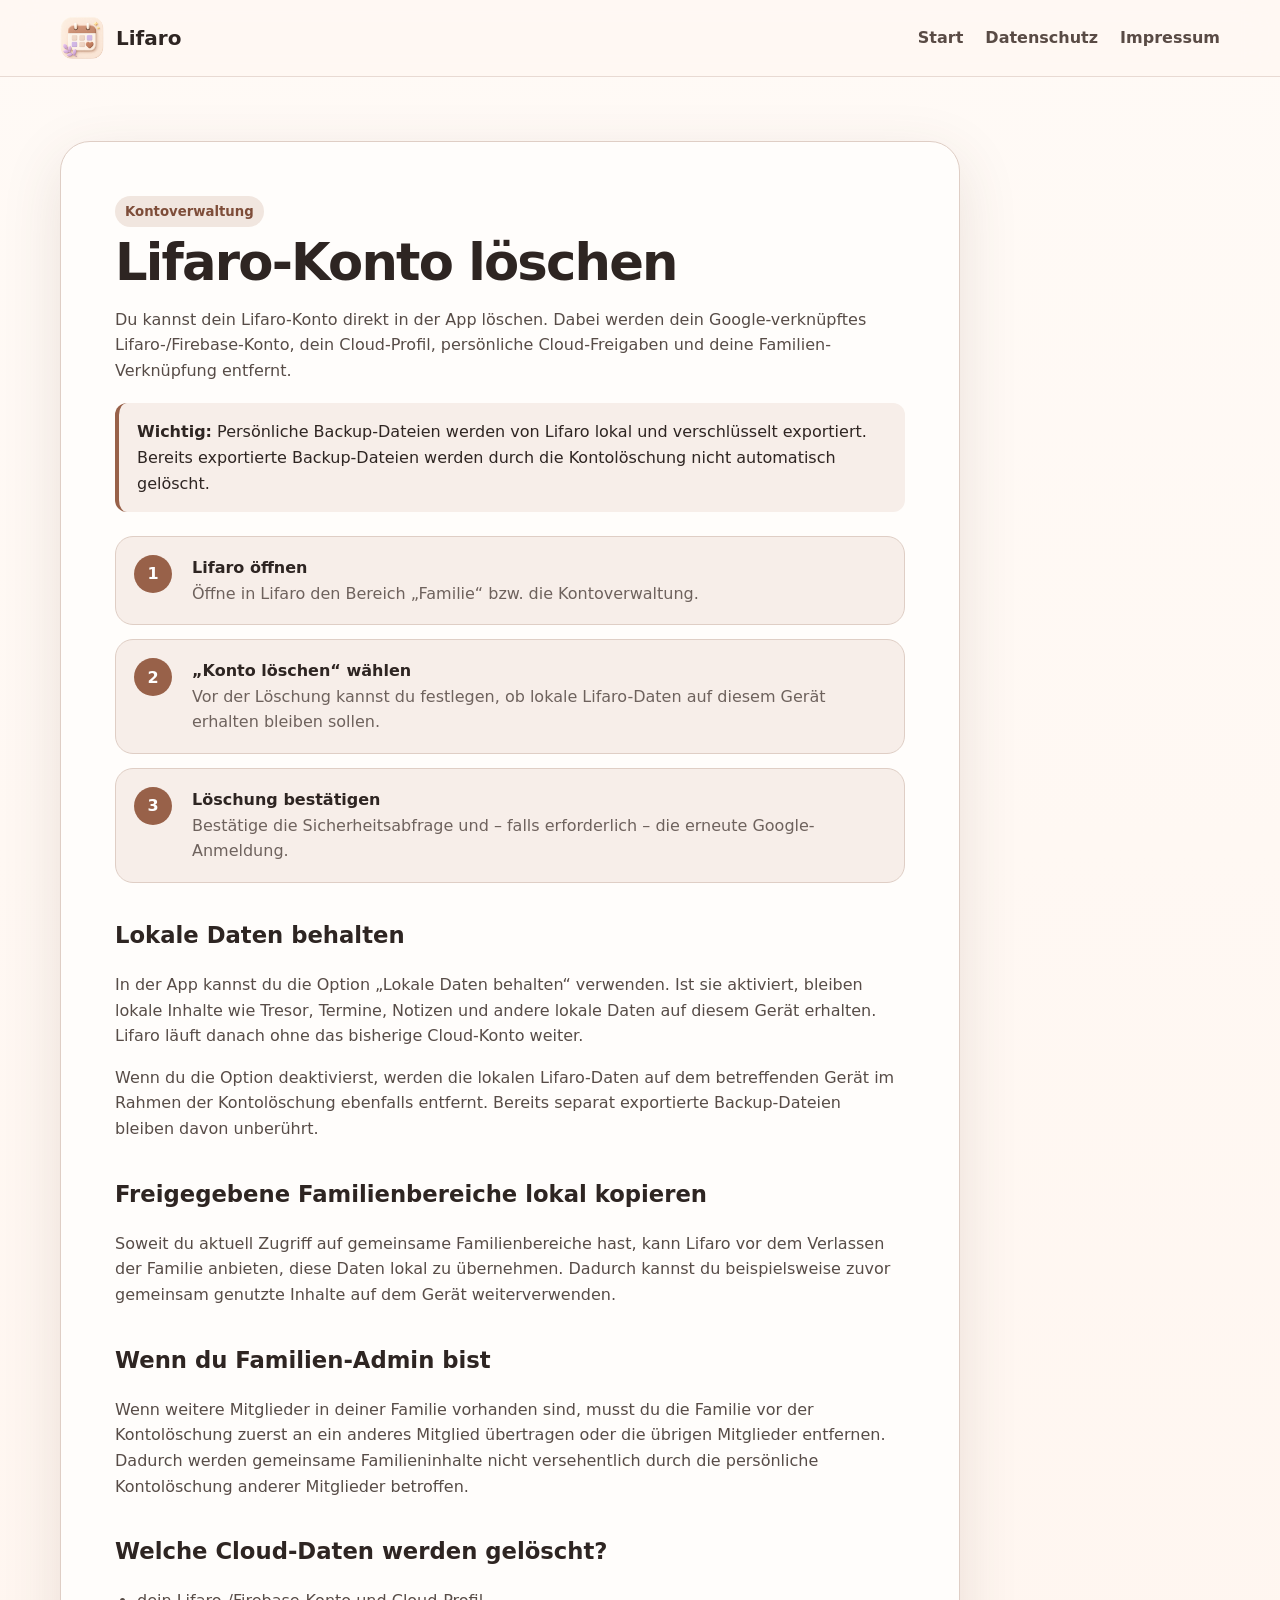
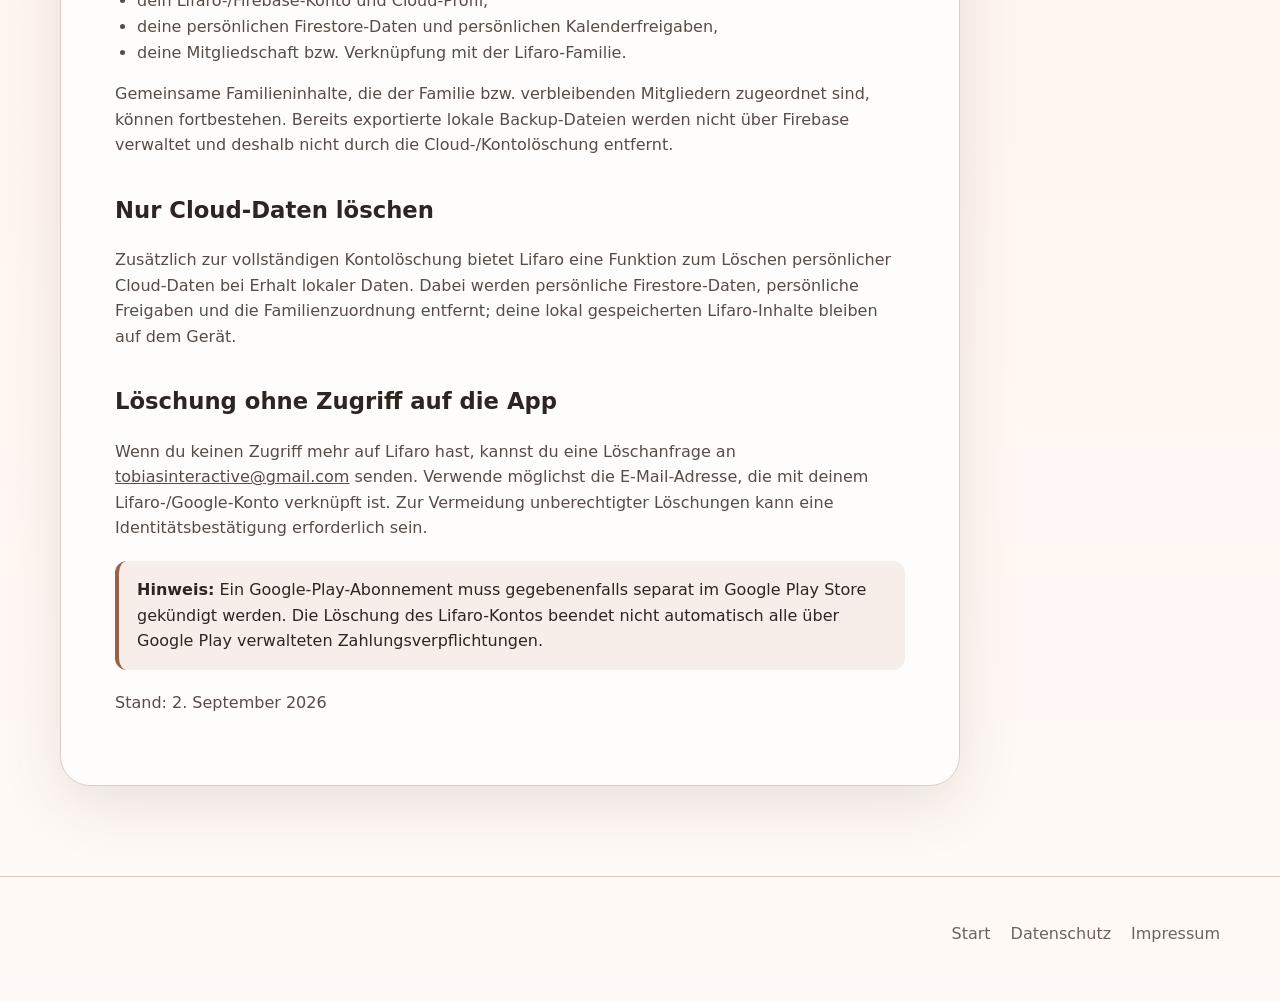
<file: konto-loeschen.html>
<!DOCTYPE html>
<html lang="de"><head><meta charset="utf-8"/><meta content="width=device-width,initial-scale=1" name="viewport"/><title>Lifaro-Konto löschen</title><meta content="So kannst du dein Lifaro-Konto und die damit verknüpften Cloud-Daten löschen." name="description"/><link href="favicon.ico" rel="icon"/><link href="styles.css" rel="stylesheet"/></head><body><header class="site-header"><div class="wrap nav"><a class="brand" href="index.html"><img alt="Lifaro" src="assets/app-icon.png"/>Lifaro</a><nav class="links"><a href="index.html">Start</a><a href="datenschutz.html">Datenschutz</a><a href="impressum.html">Impressum</a></nav><button aria-label="Menü öffnen" class="menu-btn">☰</button></div></header><main class="legal"><div class="wrap"><article class="legal-card"><span class="badge">Kontoverwaltung</span><h1>Lifaro-Konto löschen</h1>
<p>Du kannst dein Lifaro-Konto direkt in der App löschen. Dabei werden dein Google-verknüpftes Lifaro-/Firebase-Konto, dein Cloud-Profil, persönliche Cloud-Freigaben und deine Familien-Verknüpfung entfernt.</p>
<div class="note"><strong>Wichtig:</strong> Persönliche Backup-Dateien werden von Lifaro lokal und verschlüsselt exportiert. Bereits exportierte Backup-Dateien werden durch die Kontolöschung nicht automatisch gelöscht.</div>
<div class="steps"><div class="step"><div><strong>Lifaro öffnen</strong><br/><span class="muted">Öffne in Lifaro den Bereich „Familie“ bzw. die Kontoverwaltung.</span></div></div><div class="step"><div><strong>„Konto löschen“ wählen</strong><br/><span class="muted">Vor der Löschung kannst du festlegen, ob lokale Lifaro-Daten auf diesem Gerät erhalten bleiben sollen.</span></div></div><div class="step"><div><strong>Löschung bestätigen</strong><br/><span class="muted">Bestätige die Sicherheitsabfrage und – falls erforderlich – die erneute Google-Anmeldung.</span></div></div></div>
<h2>Lokale Daten behalten</h2><p>In der App kannst du die Option „Lokale Daten behalten“ verwenden. Ist sie aktiviert, bleiben lokale Inhalte wie Tresor, Termine, Notizen und andere lokale Daten auf diesem Gerät erhalten. Lifaro läuft danach ohne das bisherige Cloud-Konto weiter.</p>
<p>Wenn du die Option deaktivierst, werden die lokalen Lifaro-Daten auf dem betreffenden Gerät im Rahmen der Kontolöschung ebenfalls entfernt. Bereits separat exportierte Backup-Dateien bleiben davon unberührt.</p>
<h2>Freigegebene Familienbereiche lokal kopieren</h2><p>Soweit du aktuell Zugriff auf gemeinsame Familienbereiche hast, kann Lifaro vor dem Verlassen der Familie anbieten, diese Daten lokal zu übernehmen. Dadurch kannst du beispielsweise zuvor gemeinsam genutzte Inhalte auf dem Gerät weiterverwenden.</p>
<h2>Wenn du Familien-Admin bist</h2><p>Wenn weitere Mitglieder in deiner Familie vorhanden sind, musst du die Familie vor der Kontolöschung zuerst an ein anderes Mitglied übertragen oder die übrigen Mitglieder entfernen. Dadurch werden gemeinsame Familieninhalte nicht versehentlich durch die persönliche Kontolöschung anderer Mitglieder betroffen.</p>
<h2>Welche Cloud-Daten werden gelöscht?</h2><ul><li>dein Lifaro-/Firebase-Konto und Cloud-Profil,</li><li>deine persönlichen Firestore-Daten und persönlichen Kalenderfreigaben,</li><li>deine Mitgliedschaft bzw. Verknüpfung mit der Lifaro-Familie.</li></ul>
<p>Gemeinsame Familieninhalte, die der Familie bzw. verbleibenden Mitgliedern zugeordnet sind, können fortbestehen. Bereits exportierte lokale Backup-Dateien werden nicht über Firebase verwaltet und deshalb nicht durch die Cloud-/Kontolöschung entfernt.</p>
<h2>Nur Cloud-Daten löschen</h2><p>Zusätzlich zur vollständigen Kontolöschung bietet Lifaro eine Funktion zum Löschen persönlicher Cloud-Daten bei Erhalt lokaler Daten. Dabei werden persönliche Firestore-Daten, persönliche Freigaben und die Familienzuordnung entfernt; deine lokal gespeicherten Lifaro-Inhalte bleiben auf dem Gerät.</p>
<h2>Löschung ohne Zugriff auf die App</h2><p>Wenn du keinen Zugriff mehr auf Lifaro hast, kannst du eine Löschanfrage an <a href="mailto:tobiasinteractive@gmail.com?subject=Lifaro%20Konto%20löschen">tobiasinteractive@gmail.com</a> senden. Verwende möglichst die E-Mail-Adresse, die mit deinem Lifaro-/Google-Konto verknüpft ist. Zur Vermeidung unberechtigter Löschungen kann eine Identitätsbestätigung erforderlich sein.</p>
<div class="note"><strong>Hinweis:</strong> Ein Google-Play-Abonnement muss gegebenenfalls separat im Google Play Store gekündigt werden. Die Löschung des Lifaro-Kontos beendet nicht automatisch alle über Google Play verwalteten Zahlungsverpflichtungen.</div><p class="muted">Stand: 2. September 2026</p></article></div></main><footer class="footer"><div class="wrap footer-links"><a href="index.html">Start</a><a href="datenschutz.html">Datenschutz</a><a href="impressum.html">Impressum</a></div></footer><script src="script.js"></script></body></html>
</file>
<file: styles.css>
:root{
  --bg:#fff8f3;--surface:#f7eee9;--surface2:#f1e5df;--ink:#2e2522;--muted:#6e625d;
  --brand:#986149;--brand-dark:#7e4d39;--lav:#e8d9ff;--line:#dfcec5;--white:#fffdfb;
  --shadow:0 18px 60px rgba(93,59,43,.13);--radius:28px;--max:1160px;
}
*{box-sizing:border-box}html{scroll-behavior:smooth}body{margin:0;font-family:Inter,ui-sans-serif,system-ui,-apple-system,BlinkMacSystemFont,"Segoe UI",sans-serif;background:linear-gradient(180deg,#fffaf6 0%,#fff6f0 65%,#fffaf7 100%);color:var(--ink);line-height:1.6}
a{color:inherit}.wrap{width:min(var(--max),calc(100% - 40px));margin:auto}.site-header{position:sticky;top:0;z-index:50;background:rgba(255,248,243,.9);backdrop-filter:blur(16px);border-bottom:1px solid rgba(223,206,197,.7)}.nav{min-height:76px;display:flex;align-items:center;gap:28px}.brand{display:flex;align-items:center;gap:12px;text-decoration:none;font-weight:800;font-size:1.25rem;margin-right:auto}.brand img{width:44px;height:44px;border-radius:14px}.links{display:flex;gap:22px;align-items:center}.links a{text-decoration:none;font-weight:650;color:#594b45}.links a:hover{color:var(--brand)}.nav-cta,.button{display:inline-flex;align-items:center;justify-content:center;gap:9px;border-radius:999px;padding:13px 20px;text-decoration:none;font-weight:750;border:1px solid var(--brand);transition:.2s ease}.nav-cta,.button.primary{background:var(--brand);color:white}.button.secondary{background:transparent;color:var(--brand)}.button:hover,.nav-cta:hover{transform:translateY(-1px);box-shadow:0 8px 22px rgba(126,77,57,.15)}.menu-btn{display:none;border:0;background:none;font-size:1.7rem}.hero{padding:84px 0 56px}.hero-grid{display:grid;grid-template-columns:1.15fr .85fr;align-items:center;gap:54px}.eyebrow{display:inline-flex;padding:8px 13px;border-radius:999px;background:var(--lav);font-weight:750;color:#60436d}.hero h1{font-size:clamp(3rem,6vw,5.6rem);line-height:.98;letter-spacing:-.055em;margin:22px 0}.hero h1 span{color:var(--brand)}.lead{font-size:clamp(1.05rem,1.8vw,1.35rem);color:var(--muted);max-width:690px}.actions{display:flex;gap:12px;flex-wrap:wrap;margin-top:28px}.hero-card{position:relative;display:grid;place-items:center;min-height:500px}.icon-shell{width:min(430px,90%);aspect-ratio:1;border-radius:38%;background:radial-gradient(circle at 30% 20%,#fff,#f6e3d8 60%,#efd4c6);box-shadow:var(--shadow);display:grid;place-items:center;transform:rotate(2deg)}.icon-shell img{width:92%;filter:drop-shadow(0 18px 28px rgba(74,40,23,.12))}.float-chip{position:absolute;padding:12px 15px;background:rgba(255,255,255,.9);border:1px solid var(--line);border-radius:18px;box-shadow:var(--shadow);font-weight:750}.chip-a{left:0;top:70px}.chip-b{right:0;bottom:80px}.trust{padding:22px 0 72px}.trust-grid{display:grid;grid-template-columns:repeat(4,1fr);gap:14px}.trust-card{padding:20px;border-radius:22px;background:rgba(255,255,255,.64);border:1px solid var(--line)}.trust-card b{display:block;font-size:1.1rem}.trust-card span{color:var(--muted);font-size:.94rem}.section{padding:78px 0}.section.alt{background:rgba(247,238,233,.58);border-block:1px solid rgba(223,206,197,.65)}.section-head{max-width:780px;margin-bottom:34px}.kicker{color:var(--brand);font-weight:800;text-transform:uppercase;letter-spacing:.08em;font-size:.82rem}.section h2,.legal h1{font-size:clamp(2.1rem,4vw,3.6rem);line-height:1.08;letter-spacing:-.035em;margin:8px 0 14px}.section-head p{color:var(--muted);font-size:1.08rem}.feature-grid{display:grid;grid-template-columns:repeat(3,1fr);gap:18px}.feature{background:var(--white);border:1px solid var(--line);border-radius:26px;padding:24px;box-shadow:0 9px 30px rgba(80,46,31,.06)}.feature .ico{width:48px;height:48px;border-radius:15px;background:var(--surface2);display:grid;place-items:center;font-size:1.55rem;margin-bottom:16px}.feature h3{margin:0 0 7px;font-size:1.23rem}.feature p{margin:0;color:var(--muted)}.wide{grid-column:span 2}.feature ul{margin:12px 0 0;padding-left:20px;color:var(--muted)}.callout{display:grid;grid-template-columns:1fr auto;gap:28px;align-items:center;padding:34px;border-radius:30px;background:var(--brand);color:white}.callout h2{margin:0 0 9px}.callout p{margin:0;color:#f7e8df}.callout .button{border-color:white;color:var(--brand);background:white}.footer{padding:44px 0 55px;border-top:1px solid var(--line)}.footer-grid{display:grid;grid-template-columns:1.2fr .8fr;gap:30px}.footer a{color:var(--muted);text-decoration:none}.footer a:hover{color:var(--brand)}.footer-links{display:flex;gap:20px;justify-content:flex-end;flex-wrap:wrap}.legal{padding:64px 0 90px}.legal-card{max-width:900px;background:var(--white);border:1px solid var(--line);border-radius:30px;padding:clamp(24px,5vw,54px);box-shadow:var(--shadow)}.legal h2{margin-top:34px;font-size:1.42rem}.legal h3{margin-top:24px;font-size:1.08rem}.legal p,.legal li{color:#574c47}.legal ul,.legal ol{padding-left:22px}.note{padding:16px 18px;border-left:4px solid var(--brand);background:var(--surface);border-radius:12px;margin:20px 0}.steps{counter-reset:step;display:grid;gap:14px;margin:24px 0}.step{display:grid;grid-template-columns:44px 1fr;gap:14px;align-items:start;padding:18px;border:1px solid var(--line);border-radius:18px;background:var(--surface)}.step:before{counter-increment:step;content:counter(step);width:38px;height:38px;border-radius:50%;display:grid;place-items:center;background:var(--brand);color:#fff;font-weight:800}.muted{color:var(--muted)}.badge{display:inline-flex;padding:5px 10px;background:#f1e6df;border-radius:999px;font-size:.83rem;font-weight:750;color:var(--brand-dark)}
@media(max-width:900px){.links{display:none}.menu-btn{display:block}.links.open{display:flex;position:absolute;left:20px;right:20px;top:72px;flex-direction:column;background:var(--white);padding:20px;border:1px solid var(--line);border-radius:20px;box-shadow:var(--shadow)}.nav-cta{display:none}.hero-grid{grid-template-columns:1fr}.hero{padding-top:55px}.hero-card{min-height:390px}.icon-shell{width:330px}.trust-grid{grid-template-columns:1fr 1fr}.feature-grid{grid-template-columns:1fr 1fr}.wide{grid-column:span 2}.footer-grid{grid-template-columns:1fr}.footer-links{justify-content:flex-start}.callout{grid-template-columns:1fr}}
@media(max-width:600px){.wrap{width:min(100% - 26px,var(--max))}.hero h1{font-size:3.2rem}.trust-grid,.feature-grid{grid-template-columns:1fr}.wide{grid-column:auto}.float-chip{font-size:.85rem}.chip-a{left:3px}.chip-b{right:3px}.section{padding:58px 0}.callout{padding:26px}.legal{padding-top:38px}.legal-card{border-radius:22px}.footer-links{display:grid;gap:10px}}
</file>
